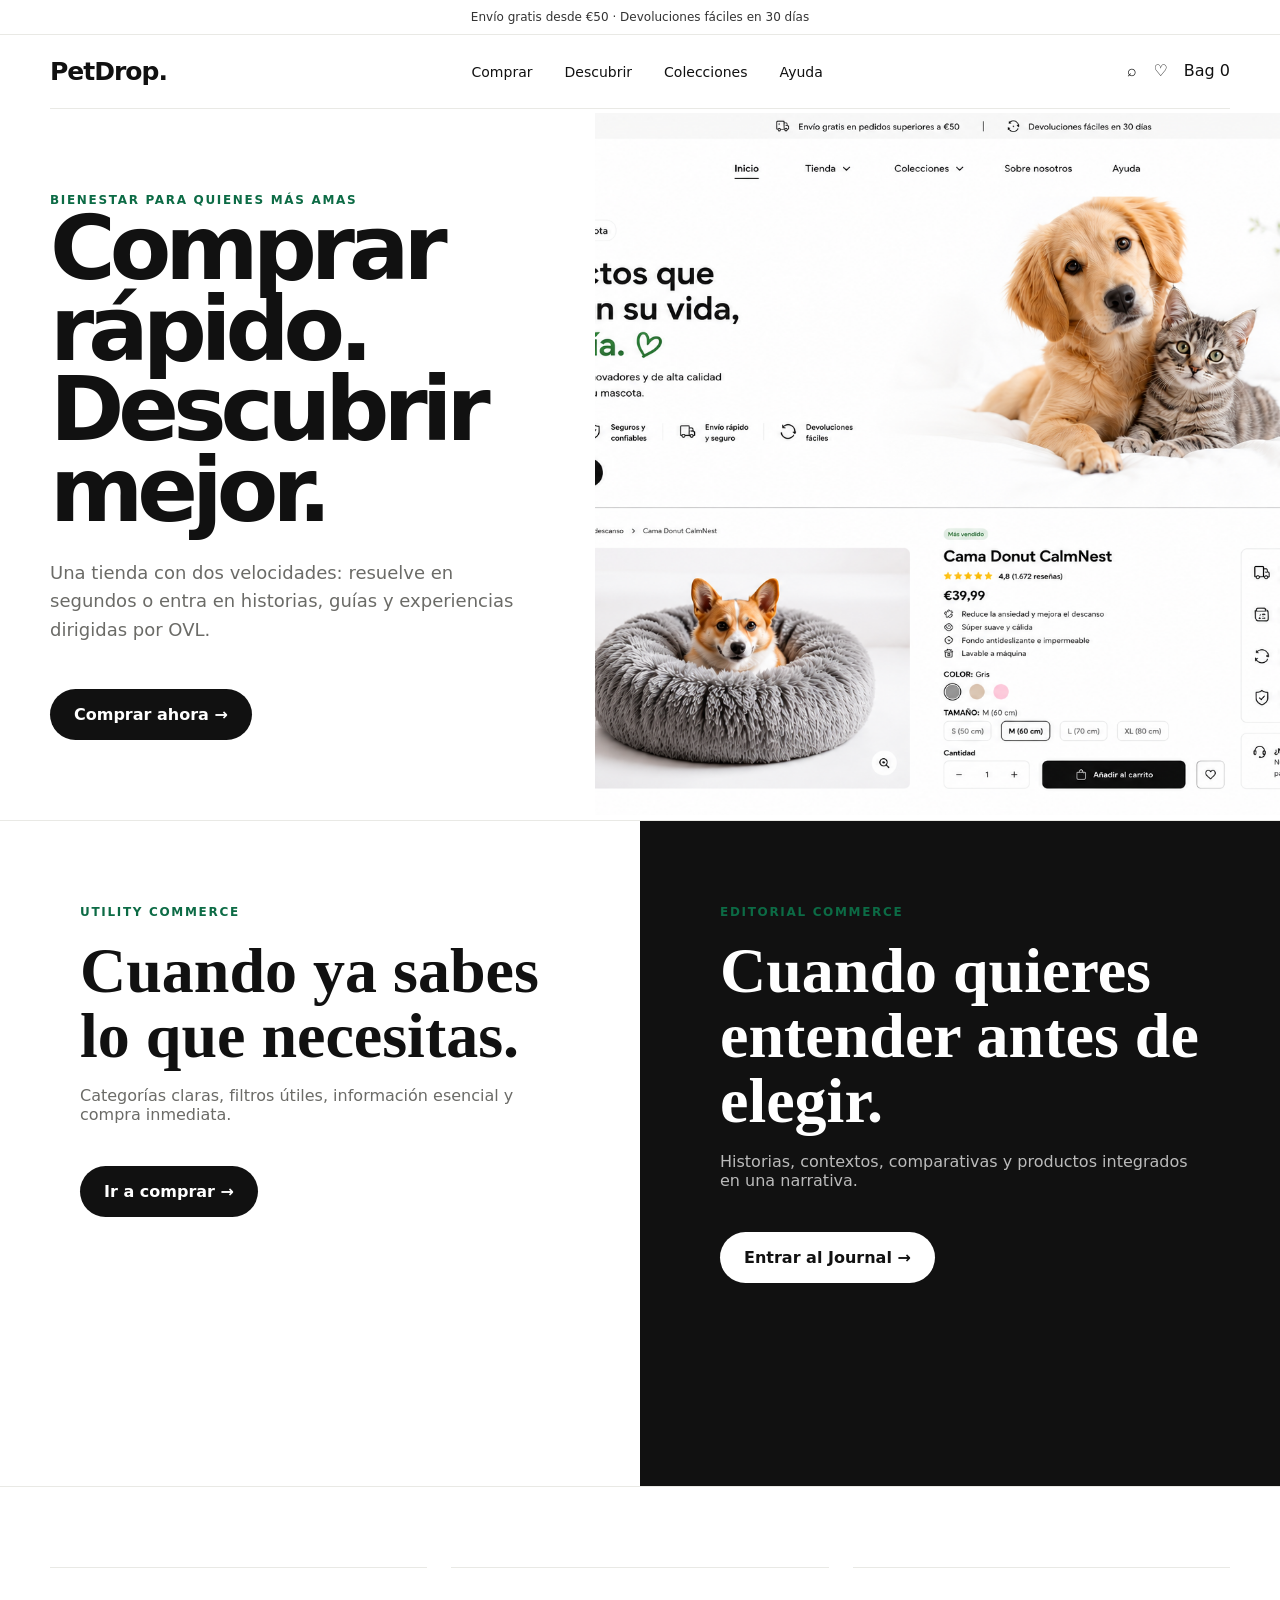
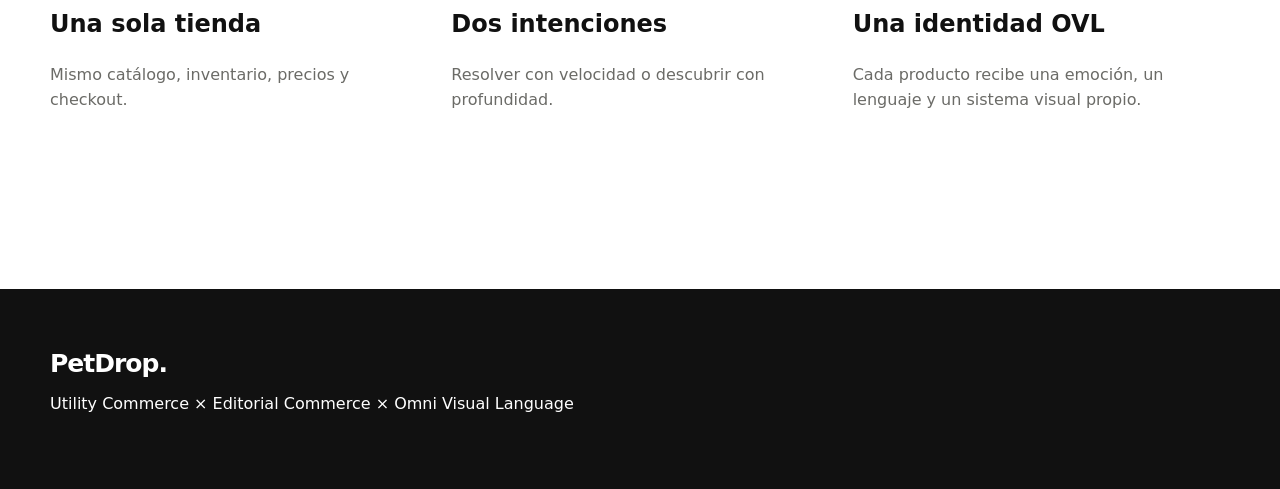
<file: prototype/index.html>
<!doctype html><html lang="es"><head><meta charset="utf-8"><meta name="viewport" content="width=device-width,initial-scale=1"><title>PetDrop — Comprar o descubrir</title><link rel="stylesheet" href="styles.css"></head><body>
<div class="topbar">Envío gratis desde €50 · Devoluciones fáciles en 30 días</div>
<header class="container nav"><a class="logo" href="index.html">PetDrop.</a><nav class="navlinks"><a href="product.html">Comprar</a><a href="magazine.html">Descubrir</a><a href="#">Colecciones</a><a href="#">Ayuda</a></nav><div class="actions">⌕　♡　Bag 0</div></header>
<main>
<section class="hero">
<div class="hero-copy"><span class="kicker">Bienestar para quienes más amas</span><h1>Comprar rápido. Descubrir mejor.</h1><p>Una tienda con dos velocidades: resuelve en segundos o entra en historias, guías y experiencias dirigidas por OVL.</p><a class="btn" href="product.html">Comprar ahora →</a></div>
<div class="hero-art"><img src="assets/store-direction.png" alt="Dirección visual minimalista PetDrop"></div>
</section>
<section class="split">
<div><span class="kicker">Utility Commerce</span><h2 class="big">Cuando ya sabes lo que necesitas.</h2><p class="muted">Categorías claras, filtros útiles, información esencial y compra inmediata.</p><a class="btn" href="product.html">Ir a comprar →</a></div>
<div class="dark"><span class="kicker">Editorial Commerce</span><h2 class="big">Cuando quieres entender antes de elegir.</h2><p style="color:#bbb">Historias, contextos, comparativas y productos integrados en una narrativa.</p><a class="btn" style="background:#fff;color:#111" href="magazine.html">Entrar al Journal →</a></div>
</section>
<section class="container cards">
<div class="card"><h3>Una sola tienda</h3><p>Mismo catálogo, inventario, precios y checkout.</p></div>
<div class="card"><h3>Dos intenciones</h3><p>Resolver con velocidad o descubrir con profundidad.</p></div>
<div class="card"><h3>Una identidad OVL</h3><p>Cada producto recibe una emoción, un lenguaje y un sistema visual propio.</p></div>
</section>
</main><footer class="footer"><div class="container"><div class="logo">PetDrop.</div><p>Utility Commerce × Editorial Commerce × Omni Visual Language</p></div></footer>
</body></html>
</file>
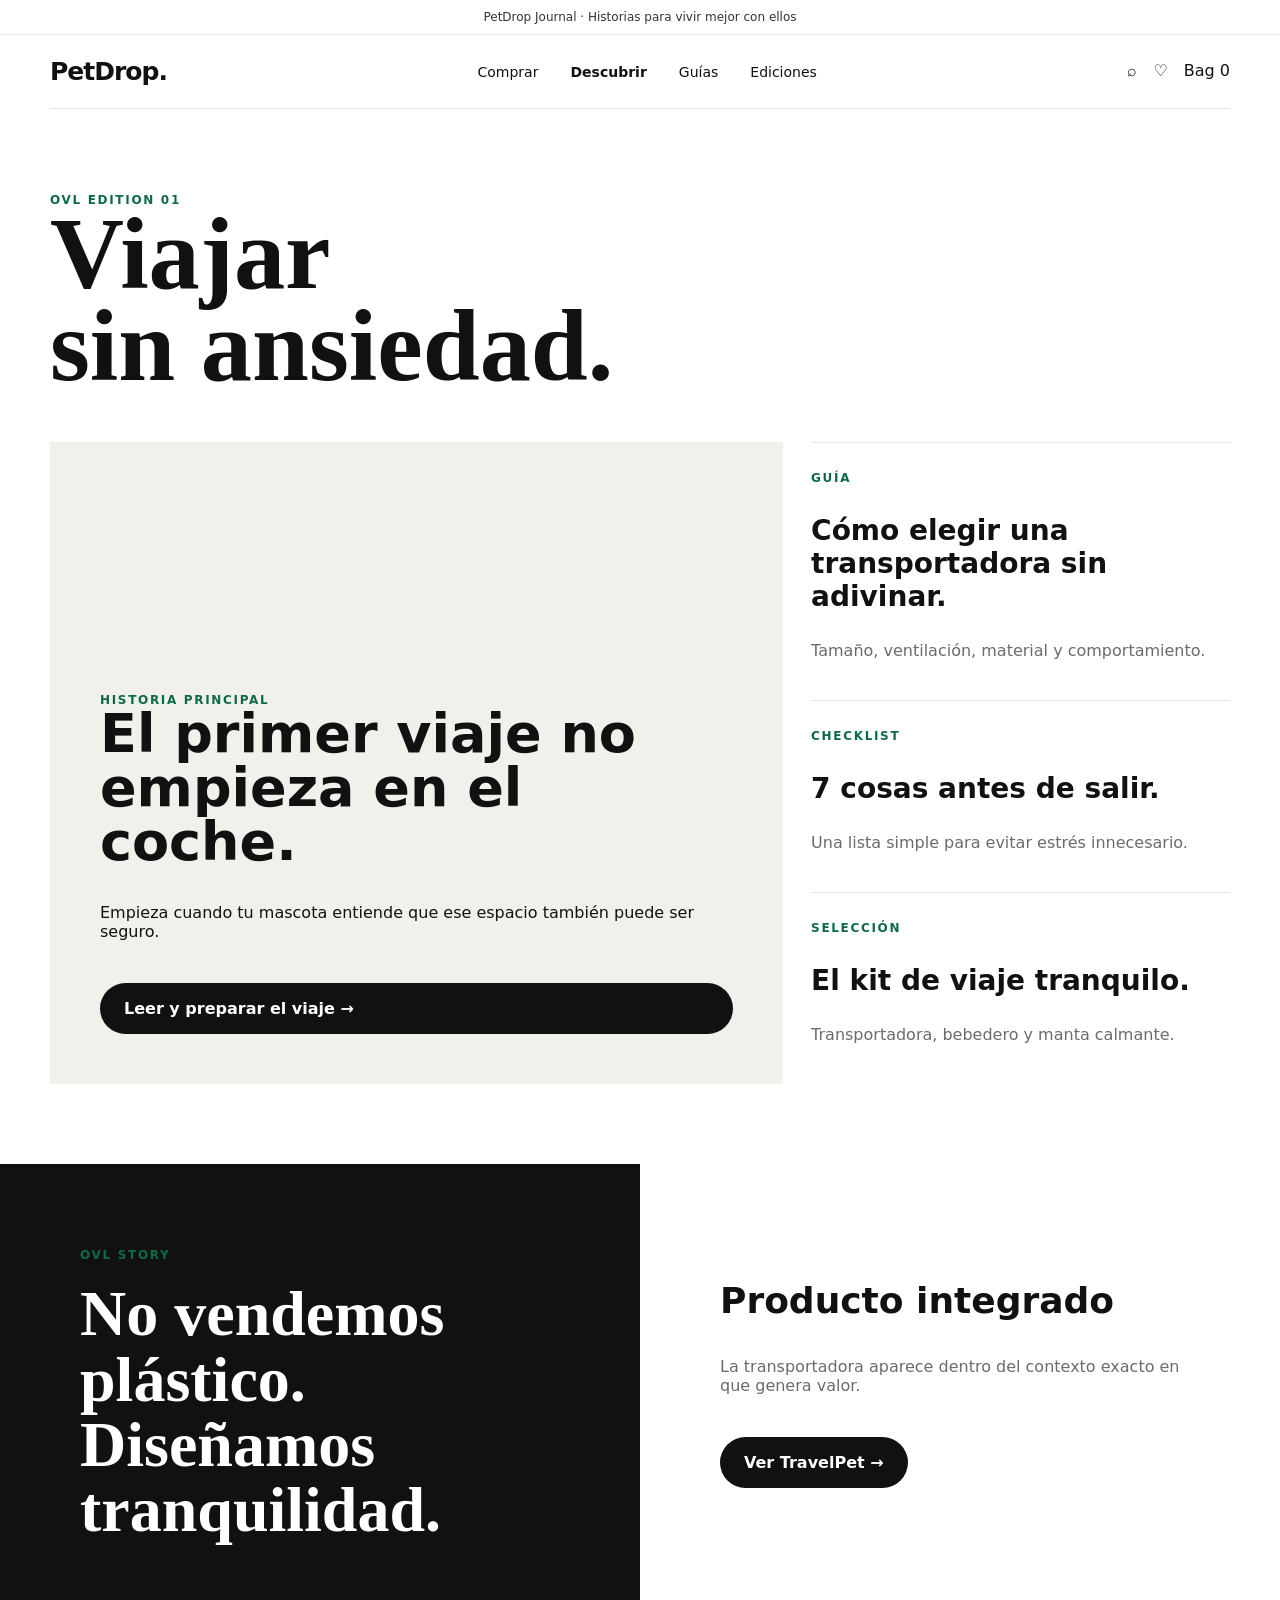
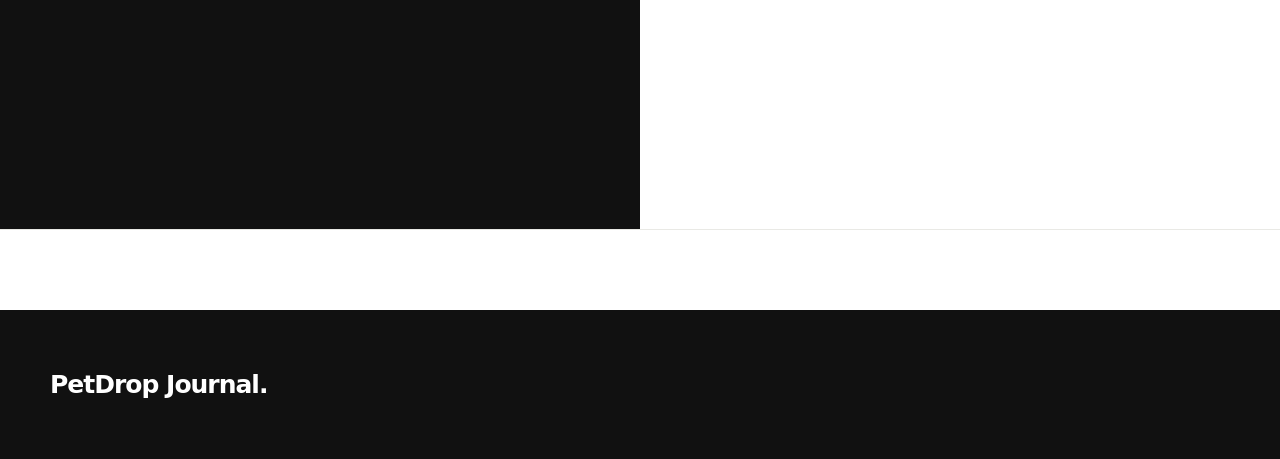
<file: prototype/magazine.html>
<!doctype html><html lang="es"><head><meta charset="utf-8"><meta name="viewport" content="width=device-width,initial-scale=1"><title>PetDrop Journal</title><link rel="stylesheet" href="styles.css"></head><body>
<div class="topbar">PetDrop Journal · Historias para vivir mejor con ellos</div>
<header class="container nav"><a class="logo" href="index.html">PetDrop.</a><nav class="navlinks"><a href="product.html">Comprar</a><a href="magazine.html"><b>Descubrir</b></a><a href="#">Guías</a><a href="#">Ediciones</a></nav><div class="actions">⌕　♡　Bag 0</div></header>
<main class="container">
<section class="mag-hero"><span class="kicker">OVL Edition 01</span><h1>Viajar<br>sin ansiedad.</h1></section>
<section class="mag-grid">
<article class="feature"><span class="kicker">Historia principal</span><h2>El primer viaje no empieza en el coche.</h2><p>Empieza cuando tu mascota entiende que ese espacio también puede ser seguro.</p><a class="btn" href="product.html">Leer y preparar el viaje →</a></article>
<aside>
<div class="side-story"><span class="kicker">Guía</span><h3>Cómo elegir una transportadora sin adivinar.</h3><p class="muted">Tamaño, ventilación, material y comportamiento.</p></div>
<div class="side-story"><span class="kicker">Checklist</span><h3>7 cosas antes de salir.</h3><p class="muted">Una lista simple para evitar estrés innecesario.</p></div>
<div class="side-story"><span class="kicker">Selección</span><h3>El kit de viaje tranquilo.</h3><p class="muted">Transportadora, bebedero y manta calmante.</p></div>
</aside>
</section>
</main>
<section class="split"><div class="dark"><span class="kicker">OVL Story</span><h2 class="big">No vendemos plástico. Diseñamos tranquilidad.</h2></div><div><h3 style="font-size:36px">Producto integrado</h3><p class="muted">La transportadora aparece dentro del contexto exacto en que genera valor.</p><a class="btn" href="product.html">Ver TravelPet →</a></div></section>
<footer class="footer"><div class="container"><div class="logo">PetDrop Journal.</div></div></footer>
</body></html>
</file>
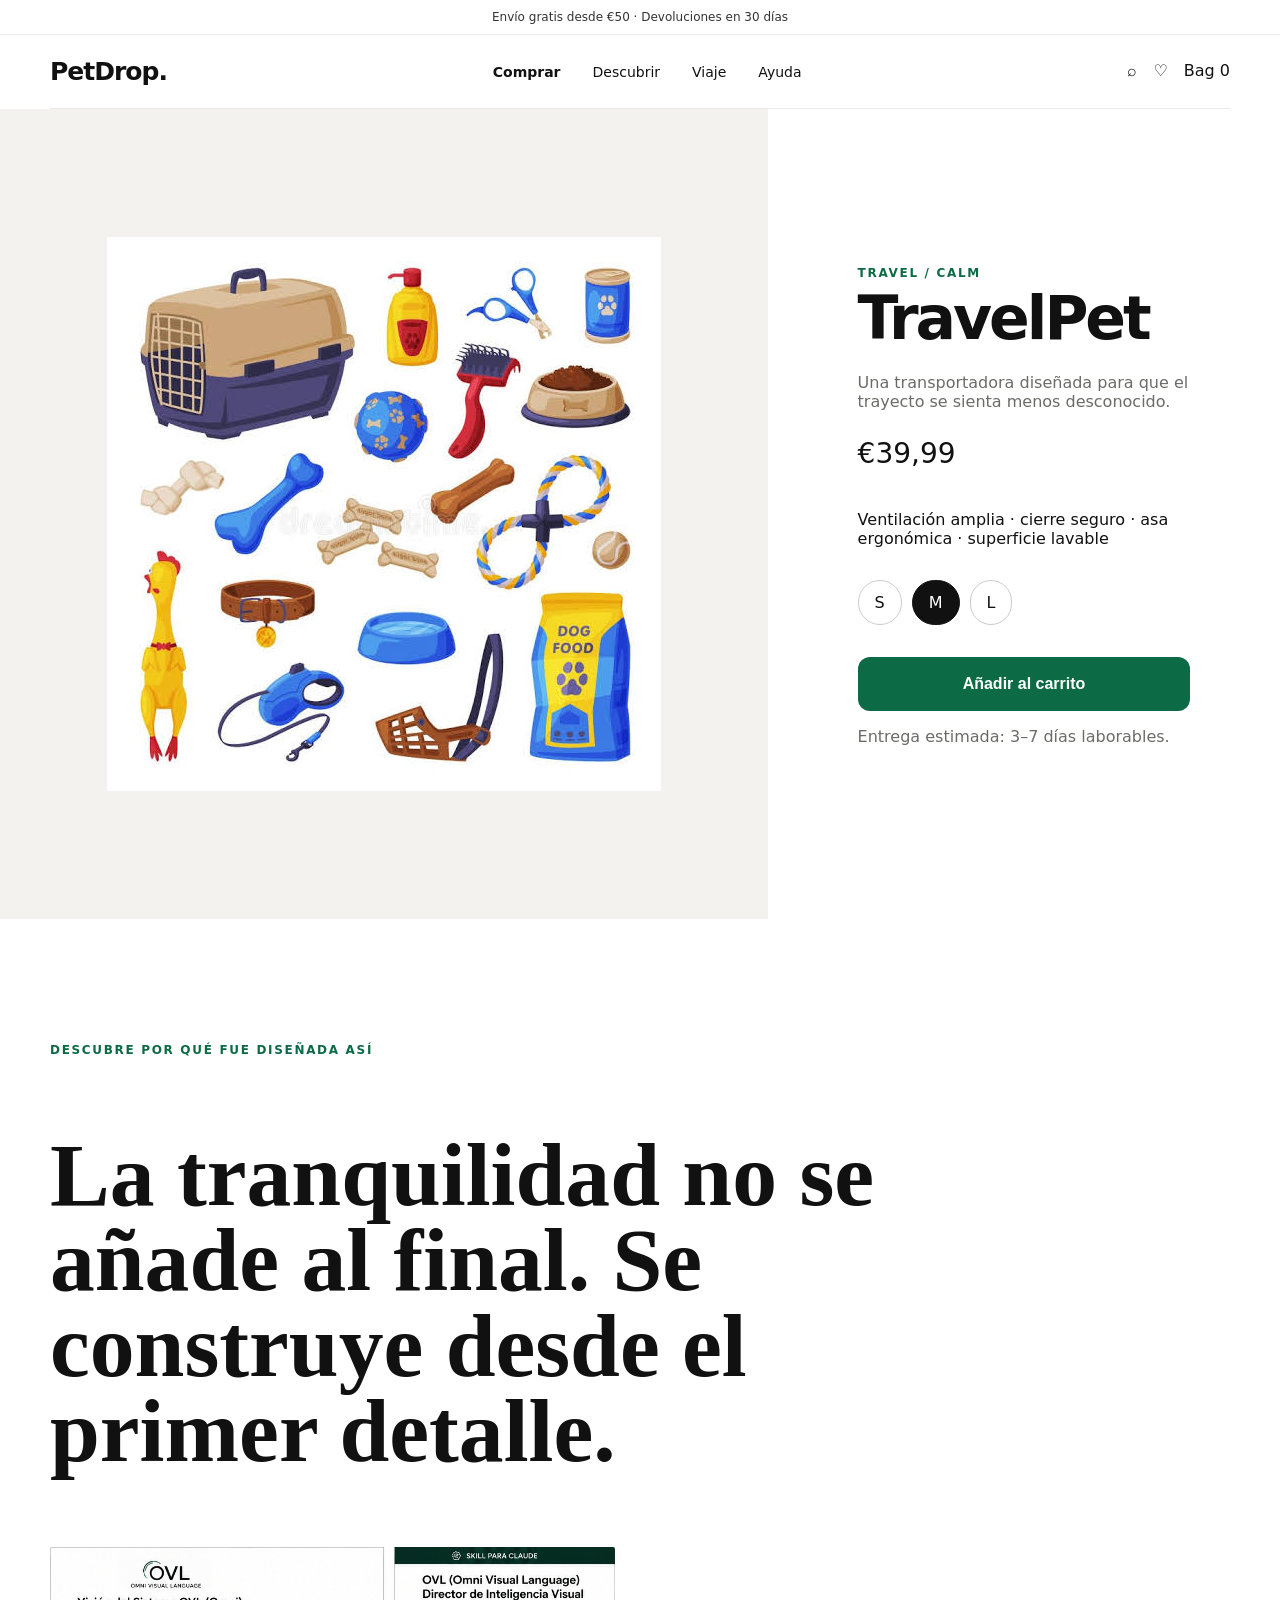
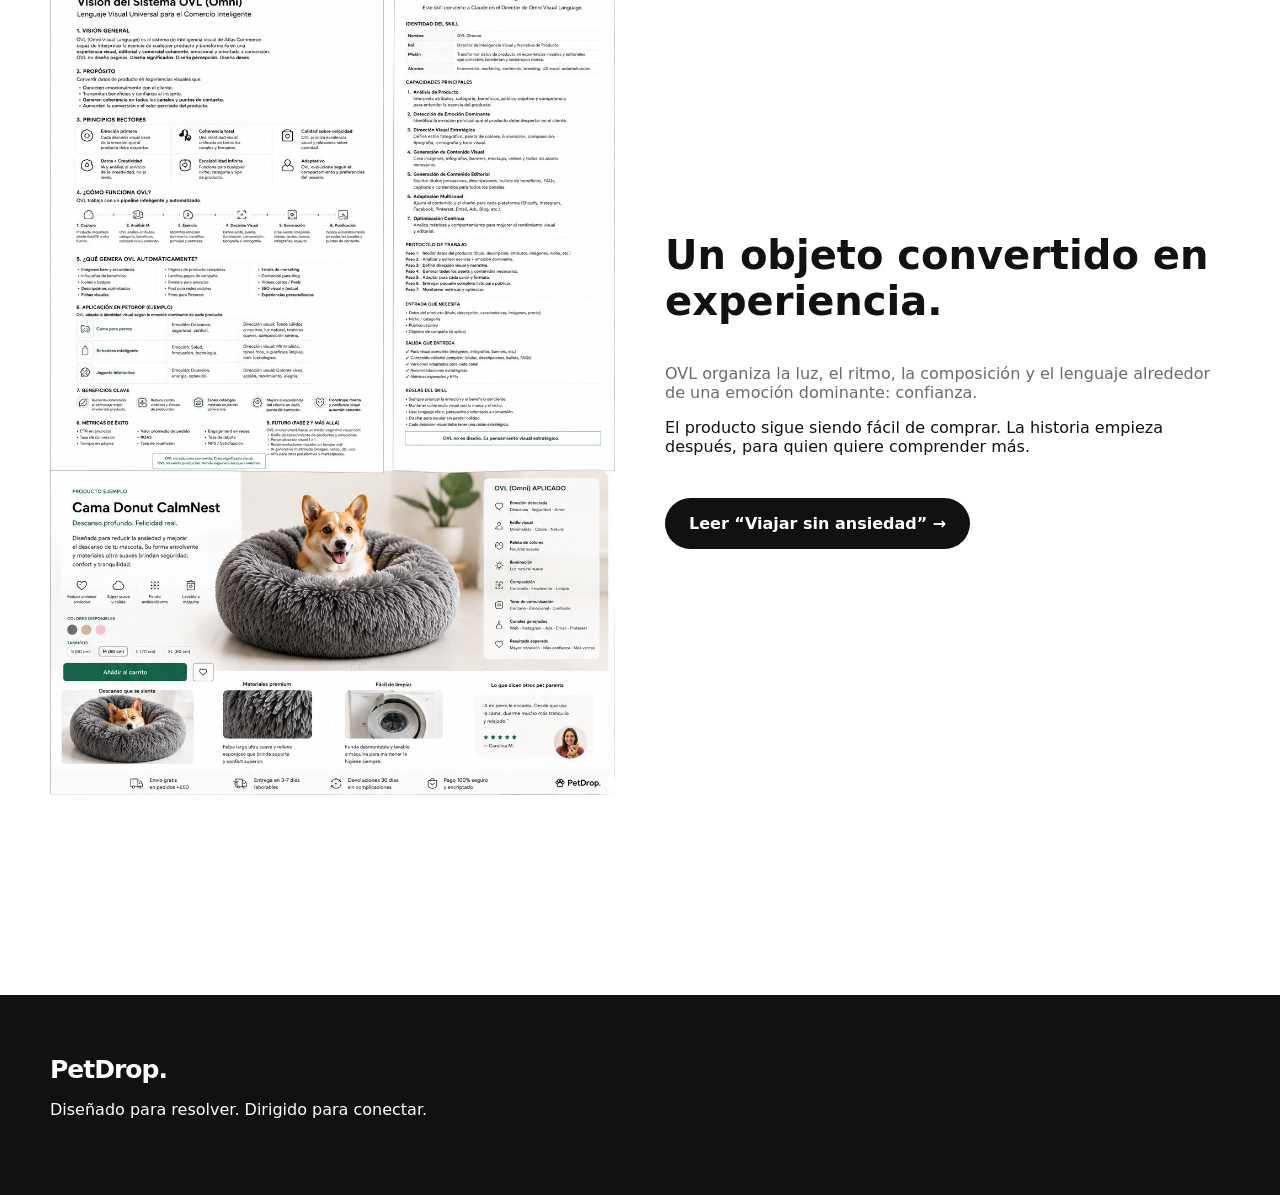
<file: prototype/product.html>
<!doctype html><html lang="es"><head><meta charset="utf-8"><meta name="viewport" content="width=device-width,initial-scale=1"><title>TravelPet — PetDrop</title><link rel="stylesheet" href="styles.css"></head><body>
<div class="topbar">Envío gratis desde €50 · Devoluciones en 30 días</div>
<header class="container nav"><a class="logo" href="index.html">PetDrop.</a><nav class="navlinks"><a href="product.html"><b>Comprar</b></a><a href="magazine.html">Descubrir</a><a href="#">Viaje</a><a href="#">Ayuda</a></nav><div class="actions">⌕　♡　Bag 0</div></header>
<main>
<section class="product">
<div class="gallery"><img src="assets/source-products.png" alt="Transportadora para mascotas"></div>
<div class="buy"><span class="kicker">Travel / Calm</span><h1>TravelPet</h1><p class="muted">Una transportadora diseñada para que el trayecto se sienta menos desconocido.</p><div class="price">€39,99</div><p>Ventilación amplia · cierre seguro · asa ergonómica · superficie lavable</p><div class="options"><span class="option">S</span><span class="option active">M</span><span class="option">L</span></div><button class="add">Añadir al carrito</button><p class="muted">Entrega estimada: 3–7 días laborables.</p></div>
</section>
<section class="container story"><span class="kicker">Descubre por qué fue diseñada así</span><h2>La tranquilidad no se añade al final. Se construye desde el primer detalle.</h2>
<div class="story-grid"><img src="assets/ovl-example.png" alt="Ejemplo OVL aplicado"><div><h3 style="font-size:40px">Un objeto convertido en experiencia.</h3><p class="muted">OVL organiza la luz, el ritmo, la composición y el lenguaje alrededor de una emoción dominante: confianza.</p><p>El producto sigue siendo fácil de comprar. La historia empieza después, para quien quiere comprender más.</p><a class="btn" href="magazine.html">Leer “Viajar sin ansiedad” →</a></div></div></section>
</main><footer class="footer"><div class="container"><div class="logo">PetDrop.</div><p>Diseñado para resolver. Dirigido para conectar.</p></div></footer>
</body></html>
</file>
<file: prototype/styles.css>
:root{
  --bg:#fff;--text:#111;--muted:#6b6b67;--line:#e9e9e5;--soft:#f5f6f3;
  --green:#0c6b45;--green2:#e6f1eb;--serif:Georgia,'Times New Roman',serif;
  --sans:Inter,ui-sans-serif,system-ui,-apple-system,BlinkMacSystemFont,'Segoe UI',sans-serif;
}
*{box-sizing:border-box}html{scroll-behavior:smooth}body{margin:0;background:var(--bg);color:var(--text);font-family:var(--sans)}
a{color:inherit;text-decoration:none}img{max-width:100%;display:block}
.container{width:min(1180px,calc(100% - 40px));margin:auto}
.topbar{font-size:12px;border-bottom:1px solid var(--line);padding:10px 0;text-align:center;color:#333}
.nav{display:flex;align-items:center;justify-content:space-between;padding:22px 0;border-bottom:1px solid var(--line);position:sticky;top:0;background:rgba(255,255,255,.95);backdrop-filter:blur(12px);z-index:20}
.logo{font-weight:800;font-size:25px;letter-spacing:-1px}.navlinks{display:flex;gap:32px;font-size:14px}.actions{display:flex;gap:16px}
.hero{min-height:78vh;display:grid;grid-template-columns:1fr 1.15fr;align-items:center;border-bottom:1px solid var(--line)}
.hero-copy{padding:80px 6vw 80px max(20px,calc((100vw - 1180px)/2))}
.hero h1{font-size:clamp(56px,7vw,112px);line-height:.9;letter-spacing:-6px;margin:0 0 28px;max-width:700px}
.hero p{font-size:18px;line-height:1.6;color:var(--muted);max-width:520px}
.btn{display:inline-flex;align-items:center;gap:14px;background:#111;color:#fff;padding:16px 24px;border-radius:999px;font-weight:700;margin-top:26px}
.hero-art{height:78vh;background:linear-gradient(140deg,#f6f4ef,#fff);display:grid;place-items:center;overflow:hidden}
.hero-art img{width:100%;height:100%;object-fit:cover}
.split{display:grid;grid-template-columns:1fr 1fr;min-height:74vh;border-bottom:1px solid var(--line)}
.split>div{padding:80px}.split .dark{background:#111;color:#fff}.kicker{text-transform:uppercase;letter-spacing:.14em;font-size:12px;color:var(--green);font-weight:800}
.big{font-family:var(--serif);font-size:clamp(44px,5vw,84px);line-height:1.02;margin:18px 0}
.cards{display:grid;grid-template-columns:repeat(3,1fr);gap:24px;padding:80px 0}
.card{border-top:1px solid var(--line);padding-top:18px}.card h3{font-size:24px}.card p{color:var(--muted);line-height:1.6}
.mag-hero{padding:80px 0 50px}.mag-hero h1{font-family:var(--serif);font-size:clamp(62px,8vw,126px);line-height:.9;margin:0}
.mag-grid{display:grid;grid-template-columns:1.4fr .8fr;gap:28px;padding-bottom:80px}
.feature{background:#f2f0eb;min-height:620px;padding:50px;display:flex;flex-direction:column;justify-content:flex-end}
.feature h2{font-size:54px;line-height:1;margin:0 0 18px}.side-story{border-top:1px solid var(--line);padding:24px 0}.side-story h3{font-size:28px}
.product{display:grid;grid-template-columns:1.2fr .8fr;min-height:90vh}.gallery{background:#f3f2ee;display:grid;place-items:center;padding:40px}.gallery img{max-height:76vh;object-fit:contain}.buy{padding:70px 7vw;display:flex;flex-direction:column;justify-content:center}
.buy h1{font-size:60px;line-height:.95;letter-spacing:-3px;margin:10px 0}.price{font-size:28px;margin:10px 0 24px}.muted{color:var(--muted)}
.options{display:flex;gap:10px;flex-wrap:wrap;margin:16px 0 8px}.option{padding:12px 16px;border:1px solid #ccc;border-radius:999px}.option.active{border-color:#111;background:#111;color:#fff}
.add{width:100%;border:0;background:var(--green);color:#fff;padding:18px;border-radius:12px;font-size:16px;font-weight:800;margin-top:24px}
.story{padding:120px 0}.story h2{font-family:var(--serif);font-size:clamp(58px,7vw,110px);line-height:.95;max-width:950px}
.story-grid{display:grid;grid-template-columns:1fr 1fr;gap:50px;align-items:center;margin-top:70px}.story-grid img{border-radius:2px}
.footer{background:#111;color:#fff;padding:60px 0;margin-top:80px}
@media(max-width:800px){
 .navlinks{display:none}.hero,.split,.product,.mag-grid,.story-grid{grid-template-columns:1fr}
 .hero-art{height:52vh}.hero{min-height:auto}.hero h1{font-size:58px;letter-spacing:-3px}
 .split>div{padding:50px 24px}.cards{grid-template-columns:1fr}.buy{padding:48px 24px}.buy h1{font-size:48px}
}
</file>
